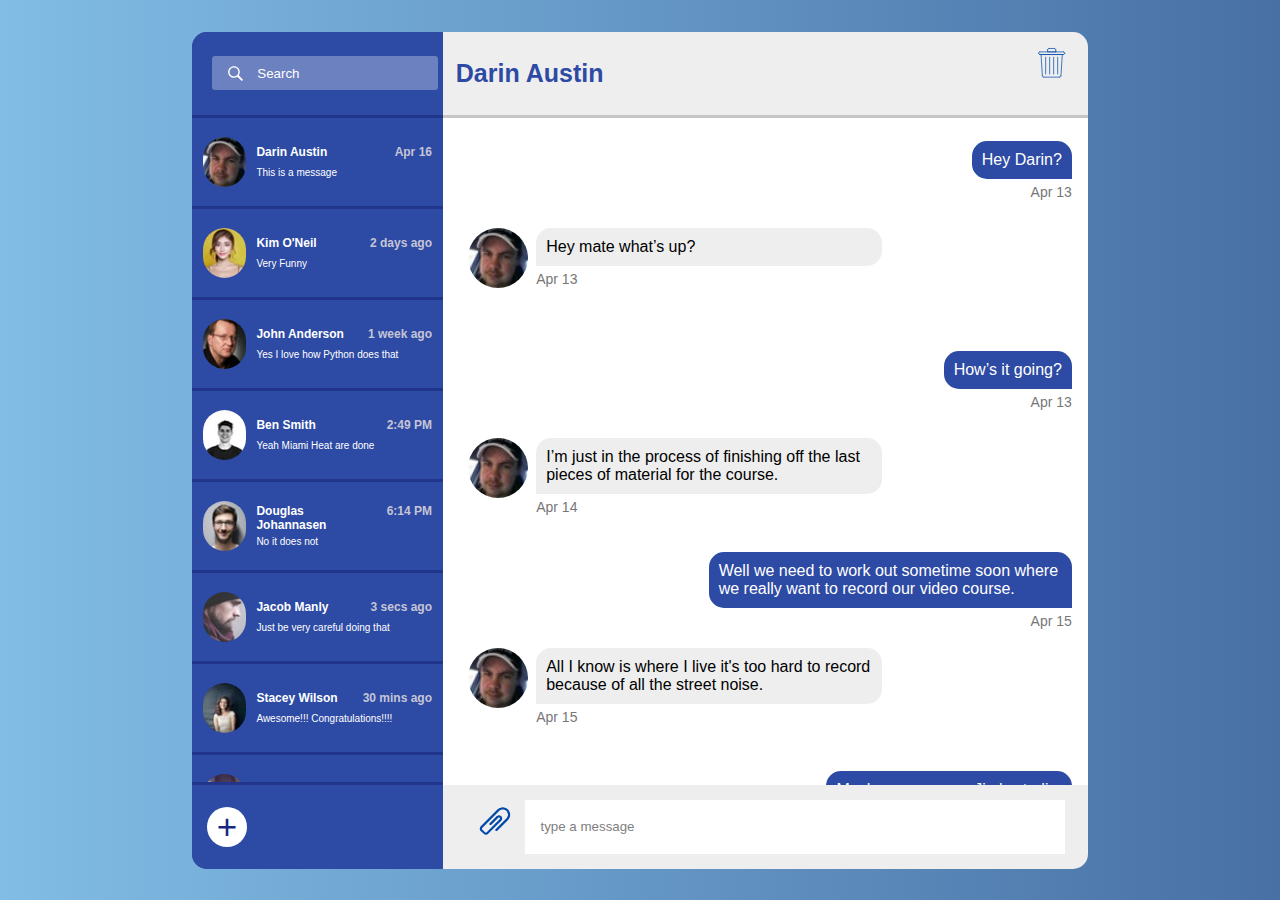
<file: index.html>
<!DOCTYPE html>
<html lang="en">

<head>
    <meta charset="UTF-8">
    <meta http-equiv="X-UA-Compatible" content="IE=edge">
    <meta name="viewport" content="width=device-width, initial-scale=1.0">
    <title>Document</title>
    <link rel="stylesheet" href="style.css">

</head>

<body>
    <div id="container">
        <div class="sides" id="left">
            <div class="top" id="top1">
                <div id="bar">
                    <div id="search">
                        <?xml version="1.0" ?><svg height="22px" version="1.1" viewBox="0 0 32 32" width="32px"
                            xmlns="http://www.w3.org/2000/svg" xmlns:sketch="http://www.bohemiancoding.com/sketch/ns"
                            xmlns:xlink="http://www.w3.org/1999/xlink">
                            <title />
                            <desc />
                            <defs />
                            <g fill="none" fill-rule="evenodd" id="Page-1" stroke="none" stroke-width="1">
                                <g fill="#ffffff" id="icon-111-search">
                                    <path
                                        d="M19.4271164,21.4271164 C18.0372495,22.4174803 16.3366522,23 14.5,23 C9.80557939,23 6,19.1944206 6,14.5 C6,9.80557939 9.80557939,6 14.5,6 C19.1944206,6 23,9.80557939 23,14.5 C23,16.3366522 22.4174803,18.0372495 21.4271164,19.4271164 L27.0119176,25.0119176 C27.5621186,25.5621186 27.5575313,26.4424687 27.0117185,26.9882815 L26.9882815,27.0117185 C26.4438648,27.5561352 25.5576204,27.5576204 25.0119176,27.0119176 L19.4271164,21.4271164 L19.4271164,21.4271164 Z M14.5,21 C18.0898511,21 21,18.0898511 21,14.5 C21,10.9101489 18.0898511,8 14.5,8 C10.9101489,8 8,10.9101489 8,14.5 C8,18.0898511 10.9101489,21 14.5,21 L14.5,21 Z"
                                        id="search" />
                                </g>
                            </g>
                        </svg>
                    </div>
                    <div id="input"><input type="text" placeholder="Search"></div>
                </div>
            </div>
            <div class="middle" id="middle1">
                <div id="item1" class="item">
                    <div class="inner">
                        <div class="pfp" id="pfp1"></div>
                        <div id="stuff">
                            <div class="NandD">
                                <div id="name">Darin Austin</div>
                                <div class="d">
                                    <p>Apr 16</p>
                                </div>
                            </div>

                            <div class="message">This is a message </div>
                        </div>
                    </div>
                </div>
                <div class="item">
                    <div class="inner">
                        <div class="pfp" id="pfp2"></div>
                        <div id="stuff">
                            <div class="NandD">
                                <div id="name">Kim O'Neil</div>
                                <div class="d">
                                    <p>2 days ago</p>
                                </div>
                            </div>
                            <div class="message">Very Funny</div>
                        </div>
                    </div>
                </div>
                <div class="item">
                    <div class="inner">
                        <div class="pfp" id="pfp3"></div>
                        <div id="stuff">
                            <div class="NandD">
                                <div id="name">John Anderson</div>
                                <div class="d">
                                    <p>1 week ago</p>
                                </div>
                            </div>
                            <div class="message">Yes I love how Python does that</div>
                        </div>
                    </div>
                </div>
                <div class="item">
                    <div class="inner">
                        <div class="pfp" id="pfp4"></div>
                        <div id="stuff">
                            <div class="NandD">
                                <div id="name"> Ben Smith</div>
                                <div class="d">
                                    <p>2:49 PM</p>
                                </div>
                            </div>
                            <div class="message">Yeah Miami Heat are done</div>
                        </div>
                    </div>
                </div>
                <div class="item">
                    <div class="inner">
                        <div class="pfp" id="pfp5"></div>
                        <div id="stuff">
                            <div class="NandD">
                                <div id="name"> Douglas Johannasen</div>
                                <div class="d">
                                    <p>6:14 PM</p>
                                </div>
                            </div>
                            <div class="message">No it does not</div>
                        </div>
                    </div>
                </div>
                <div class="item">
                    <div class="inner">
                        <div class="pfp" id="pfp6"></div>
                        <div id="stuff">
                            <div class="NandD">
                                <div id="name"> Jacob Manly</div>
                                <div class="d">
                                    <p>3 secs ago</p>
                                </div>
                            </div>
                            <div class="message">Just be very careful doing that</div>
                        </div>
                    </div>
                </div>
                <div class="item">
                    <div class="inner">
                        <div class="pfp" id="pfp7"></div>
                        <div id="stuff">
                            <div class="NandD">
                                <div id="name"> Stacey Wilson</div>
                                <div class="d">
                                    <p>30 mins ago</p>
                                </div>
                            </div>
                            <div class="message">Awesome!!! Congratulations!!!!</div>
                        </div>
                    </div>
                </div>
                <div class="item">
                    <div class="inner">
                        <div class="pfp" id="pfp8"></div>
                        <div id="stuff">
                            <div class="NandD">
                                <div id="name"> Stan George</div>
                                <div class="d">
                                    <p>1 week ago</p>
                                </div>
                            </div>
                            <div class="message">Good job</div>
                        </div>
                    </div>
                </div>
                <div class="item" id="item9">
                    <div class="inner">
                        <div class="pfp" id="pfp9"></div>
                        <div id="stuff">
                            <div class="NandD">
                                <div id="name"> Sarah Momes</div>
                                <div class="d">
                                    <p>1 year ago</p>
                                </div>
                            </div>
                            <div class="message">Thank you. I appreciate that.</div>
                        </div>
                    </div>
                </div>
            </div>
            <div class="bottom" id="bottom1">
                <div id="add">
                    +
                </div>

            </div>
        </div>
        <div class="sides" id="right">
            <div class="top" id="top2">
                <div id="personName">Darin Austin</div>
                <div id="trash">
                    <svg class="trash-logo" enable-background="new 0 0 500 500" version="1.1"
                        viewBox="-150 -180 900 900" xml:space="preserve" xmlns="http://www.w3.org/2000/svg"
                        xmlns:xlink="http://www.w3.org/1999/xlink">
                        <style>
                            .trash-logo {
                                stroke: #0048AA;
                            }
                        </style>
                        <g>
                            <line fill="none" stroke-linecap="round" stroke-linejoin="round" stroke-miterlimit="2.6131"
                                stroke-width="10" x1="101.642" x2="120.633" y1="134.309" y2="430.972" />
                            <path d="   M120.633,430.972c0,10.5,8.519,19.031,18.992,19.031" fill="none"
                                stroke-linecap="round" stroke-linejoin="round" stroke-miterlimit="2.6131"
                                stroke-width="10" />
                            <line fill="none" stroke-linecap="round" stroke-linejoin="round" stroke-miterlimit="2.6131"
                                stroke-width="10" x1="139.625" x2="360.389" y1="450.003" y2="450.003" />
                            <path d="   M360.389,450.003c10.474,0,18.979-8.531,18.979-19.031" fill="none"
                                stroke-linecap="round" stroke-linejoin="round" stroke-miterlimit="2.6131"
                                stroke-width="10" />
                            <polyline fill="none" points="   379.367,430.972 398.386,134.309 101.642,134.309  "
                                stroke-linecap="round" stroke-linejoin="round" stroke-miterlimit="2.6131"
                                stroke-width="10" />
                            <path d="   M432.779,115.973c0,10.059-8.143,18.215-18.188,18.215" fill="none"
                                stroke-linecap="round" stroke-linejoin="round" stroke-miterlimit="2.6131"
                                stroke-width="10" />
                            <line fill="none" stroke-linecap="round" stroke-linejoin="round" stroke-miterlimit="2.6131"
                                stroke-width="10" x1="414.592" x2="85.409" y1="134.188" y2="134.188" />
                            <path d="   M85.409,134.188c-10.018,0-18.188-8.156-18.188-18.215" fill="none"
                                stroke-linecap="round" stroke-linejoin="round" stroke-miterlimit="2.6131"
                                stroke-width="10" />
                            <path d="   M67.221,115.973c0-10.019,8.17-18.188,18.188-18.188" fill="none"
                                stroke-linecap="round" stroke-linejoin="round" stroke-miterlimit="2.6131"
                                stroke-width="10" />
                            <line fill="none" stroke-linecap="round" stroke-linejoin="round" stroke-miterlimit="2.6131"
                                stroke-width="10" x1="85.409" x2="414.592" y1="97.784" y2="97.784" />
                            <path d="   M414.592,97.784c10.045,0,18.188,8.17,18.188,18.188" fill="none"
                                stroke-linecap="round" stroke-linejoin="round" stroke-miterlimit="2.6131"
                                stroke-width="10" />
                            <line fill="none" stroke-linecap="round" stroke-linejoin="round" stroke-miterlimit="2.6131"
                                stroke-width="10" x1="307.364" x2="307.364" y1="97.49" y2="68.988" />
                            <path d="   M307.364,68.988c0-10.474-8.505-18.991-18.965-18.991" fill="none"
                                stroke-linecap="round" stroke-linejoin="round" stroke-miterlimit="2.6131"
                                stroke-width="10" />
                            <line fill="none" stroke-linecap="round" stroke-linejoin="round" stroke-miterlimit="2.6131"
                                stroke-width="10" x1="288.399" x2="211.628" y1="49.997" y2="49.997" />
                            <path d="   M211.628,49.997c-10.487,0-18.979,8.518-18.979,18.991" fill="none"
                                stroke-linecap="round" stroke-linejoin="round" stroke-miterlimit="2.6131"
                                stroke-width="10" />
                            <polyline fill="none" points="   192.649,68.988 192.649,97.49 307.364,97.49  "
                                stroke-linecap="round" stroke-linejoin="round" stroke-miterlimit="2.6131"
                                stroke-width="10" />
                        </g>
                        <g>
                            <line fill="none" stroke-linecap="round" stroke-linejoin="round" stroke-miterlimit="2.6131"
                                stroke-width="10" x1="166.332" x2="166.332" y1="172.278" y2="406.06" />
                            <line fill="none" stroke-linecap="round" stroke-linejoin="round" stroke-miterlimit="2.6131"
                                stroke-width="10" x1="222.102" x2="222.102" y1="172.278" y2="406.06" />
                            <line fill="none" stroke-linecap="round" stroke-linejoin="round" stroke-miterlimit="2.6131"
                                stroke-width="10" x1="277.926" x2="277.926" y1="172.278" y2="406.06" />
                            <line fill="none" stroke-linecap="round" stroke-linejoin="round" stroke-miterlimit="2.6131"
                                stroke-width="10" x1="333.669" x2="333.669" y1="172.278" y2="406.06" />
                        </g>
                    </svg>
                </div>
            </div>
            <div class="middle" id="middle2">
                <div class="text Me">
                    <div id="mContent">
                        <div id="Mmsg">
                            Hey Darin?
                        </div>
                        <div id="day">Apr 13

                        </div>



                    </div>
                </div>
                <div class="text Darin">
                    <div class="content">
                        <div id="Darin"></div>
                        <div id="rcontent">
                            <div id="Dmsg"> Hey mate what’s up?
                            </div>
                            <div id="day">Apr 13</div>
                        </div>
                    </div>
                </div>
                <div class="text Me">
                    <div id="mContent">
                        <div id="Mmsg">
                            How’s it going?
                        </div>
                        <div id="day">Apr 13

                        </div>



                    </div>
                </div>
                <div class="text Darin">
                    <div class="content">
                        <div id="Darin"></div>
                        <div id="rcontent">
                            <div id="Dmsg">I’m just in the process of finishing off the last pieces of material for the
                                course.
                            </div>
                            <div id="day">Apr 14</div>
                        </div>
                    </div>
                </div>
                <div class="text Me">
                    <div id="mContent">
                        <div id="Mmsg">
                            Well we need to work out sometime soon where we really want to record our video course.
                        </div>
                        <div id="day">Apr 15

                        </div>



                    </div>
                </div>
                <div class="text Darin">
                    <div class="content">
                        <div id="Darin"></div>
                        <div id="rcontent">
                            <div id="Dmsg">All I know is where I live it's too hard to record because of all the street
                                noise.
                            </div>
                            <div id="day">Apr 15</div>
                        </div>
                    </div>
                </div>
                <div class="text Me ">
                    <div id="mContent">
                        <div id="Mmsg">
                            Maybe we can use Jim's studio.
                        </div>
                        <div id="day">Apr 15

                        </div>



                    </div>
                </div>
                <div class="text Darin">
                    <div class="content">
                        <div id="Darin"></div>
                        <div id="rcontent">
                            <div id="Dmsg">Yeah I think it's best we do that. Otherwise things won't work well at all.
                                I'm adding more text here to test the sizing of the speech bubble and the wrapping of it
                                too.</div>
                            <div id="day">Apr 16</div>
                        </div>
                    </div>
                </div>
                <div class="text Me">
                    <div id="mContent">
                        <div id="Mmsg">
                            Ok then
                        </div>
                        <div id="day">Apr 16

                        </div>



                    </div>
                </div>
            </div>
            <div class="bottom" id="bottom2">
                <div id="bottomOpt">
                    <div id="attach"><svg version="1.1" class="attachment-logo" xmlns="http://www.w3.org/2000/svg"
                            xmlns:xlink="http://www.w3.org/1999/xlink" x="0px" y="0px"
                            viewBox="-250 -100 1012.001 1012.001" style="enable-background:new 0 0 512.001 512.001;"
                            xml:space="preserve">
                            <style>
                                .attachment-logo {
                                    fill: #0048AA;
                                }
                            </style>
                            <path
                                d="M475.753,61.289c-48.329-48.329-126.967-48.329-175.296,0L15.535,346.212
                           c-20.713,20.713-20.713,54.413,0,75.127l50.085,50.085c20.713,20.713,54.413,20.713,75.127,0l221.305-221.305
                           c20.713-20.713,20.713-54.413,0-75.127s-54.413-20.713-75.127,0L168.981,292.935c-6.915,6.915-6.915,18.127,0,25.042
                           c6.915,6.915,18.127,6.915,25.042,0l117.943-117.943c6.903-6.903,18.137-6.906,25.042,0c6.906,6.906,6.903,18.14,0,25.042
                           L115.705,446.38c-6.903,6.903-18.137,6.906-25.042,0l-50.085-50.085c-6.906-6.906-6.903-18.14,0-25.042L325.499,86.332
                           c34.519-34.519,90.689-34.522,125.211,0s34.519,90.693,0,125.211l-181.56,181.56c-6.915,6.915-6.915,18.127,0,25.042
                           c6.915,6.915,18.127,6.915,25.042,0l181.56-181.56C524.083,188.256,524.083,109.62,475.753,61.289z" />
                            <g>
                                <path d="M299.446,187.512L181.503,305.456c-4.623,4.623-6.081,11.149-4.523,17.045
                               c-2.924-0.772-5.705-2.231-7.997-4.523c-6.915-6.915-6.915-18.127,0-25.042l117.943-117.943c20.713-20.713,54.413-20.713,75.127,0
                               c2.137,2.137,3.999,4.44,5.695,6.826C347.015,167.074,318.022,168.936,299.446,187.512z" />
                                <path d="M456.654,92.911c2.265,1.855,4.465,3.83,6.578,5.943c34.522,34.522,34.519,90.693,0,125.211
                               l-181.56,181.56c-4.623,4.623-6.081,11.149-4.523,17.045c-2.924-0.772-5.705-2.231-7.997-4.523c-6.915-6.915-6.915-18.127,0-25.042
                               l181.56-181.56C483.117,179.138,485.094,127.655,456.654,92.911z" />
                                <path d="M115.705,446.38l221.305-221.305c4.613-4.613,6.07-11.142,4.519-17.04
                               c2.927,0.77,5.712,2.228,8.003,4.519c6.906,6.906,6.903,18.14,0,25.042L128.226,458.902c-6.903,6.903-18.137,6.906-25.042,0
                               L90.663,446.38C97.568,453.286,108.802,453.283,115.705,446.38z" />
                                <path d="M312.978,73.811L28.057,358.732c-20.713,20.713-20.713,54.413,0,75.127l-12.521-12.521
                               c-20.713-20.713-20.713-54.413,0-75.127L300.457,61.289c48.329-48.329,126.967-48.329,175.296,0
                               c2.113,2.113,4.015,4.354,5.943,6.577C433.056,25.693,359.195,27.594,312.978,73.811z" />
                            </g>
                        </svg></div>
                    <input id="chat" type="text" placeholder="type a message">
                </div>
            </div>

        </div>

    </div>

</body>

</html>
</file>
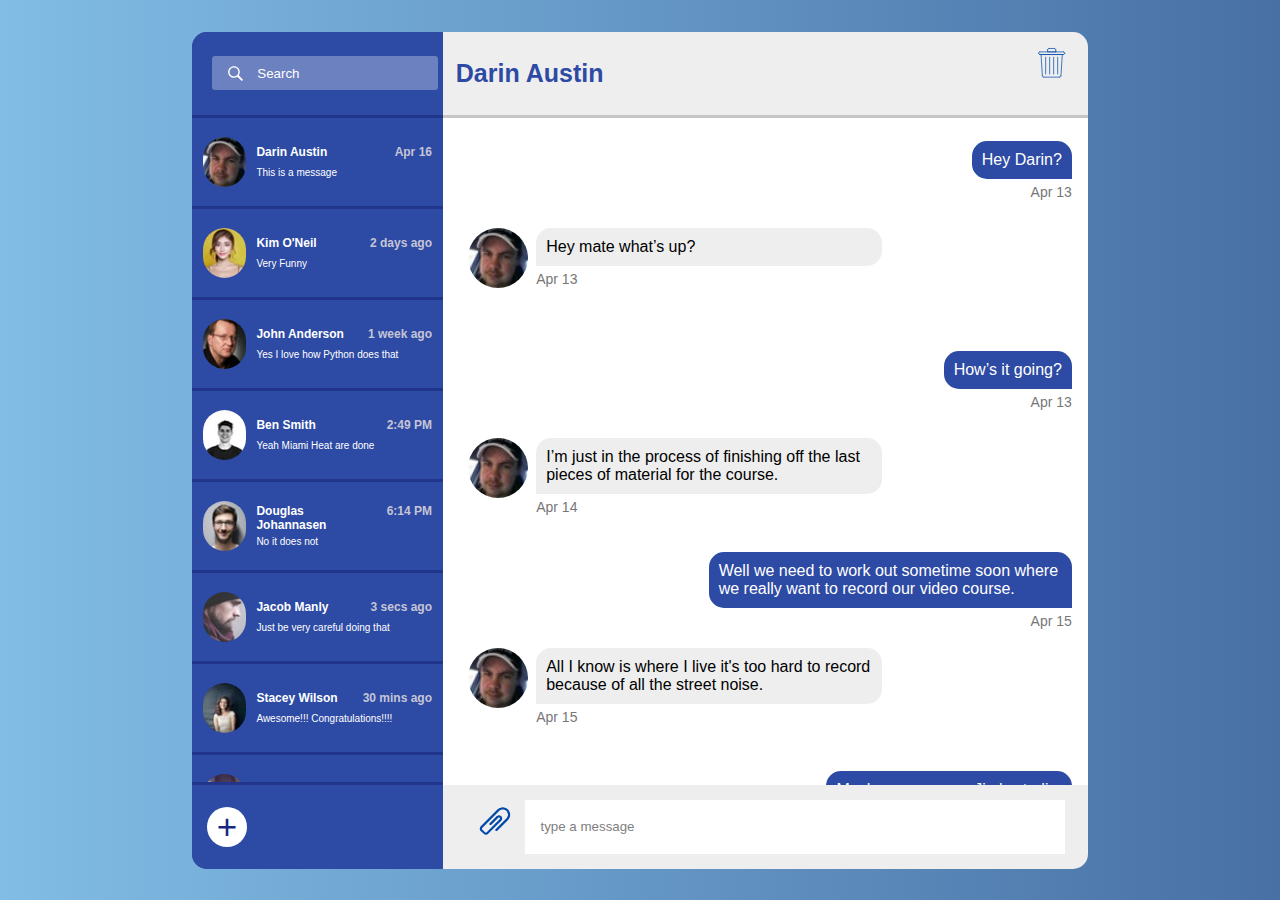
<file: chat.html>
<!DOCTYPE html>
<html lang="en">

<head>
    <meta charset="UTF-8">
    <meta http-equiv="X-UA-Compatible" content="IE=edge">
    <meta name="viewport" content="width=device-width, initial-scale=1.0">
    <title>Document</title>
    <link rel="stylesheet" href="style.css">

</head>

<body>
    <div id="container">
        <div class="sides" id="left">
            <div class="top" id="top1">
                <div id="bar">
                    <div id="search">
                        <?xml version="1.0" ?><svg height="22px" version="1.1" viewBox="0 0 32 32" width="32px"
                            xmlns="http://www.w3.org/2000/svg" xmlns:sketch="http://www.bohemiancoding.com/sketch/ns"
                            xmlns:xlink="http://www.w3.org/1999/xlink">
                            <title />
                            <desc />
                            <defs />
                            <g fill="none" fill-rule="evenodd" id="Page-1" stroke="none" stroke-width="1">
                                <g fill="#ffffff" id="icon-111-search">
                                    <path
                                        d="M19.4271164,21.4271164 C18.0372495,22.4174803 16.3366522,23 14.5,23 C9.80557939,23 6,19.1944206 6,14.5 C6,9.80557939 9.80557939,6 14.5,6 C19.1944206,6 23,9.80557939 23,14.5 C23,16.3366522 22.4174803,18.0372495 21.4271164,19.4271164 L27.0119176,25.0119176 C27.5621186,25.5621186 27.5575313,26.4424687 27.0117185,26.9882815 L26.9882815,27.0117185 C26.4438648,27.5561352 25.5576204,27.5576204 25.0119176,27.0119176 L19.4271164,21.4271164 L19.4271164,21.4271164 Z M14.5,21 C18.0898511,21 21,18.0898511 21,14.5 C21,10.9101489 18.0898511,8 14.5,8 C10.9101489,8 8,10.9101489 8,14.5 C8,18.0898511 10.9101489,21 14.5,21 L14.5,21 Z"
                                        id="search" />
                                </g>
                            </g>
                        </svg>
                    </div>
                    <div id="input"><input type="text" placeholder="Search"></div>
                </div>
            </div>
            <div class="middle" id="middle1">
                <div id="item1" class="item">
                    <div class="inner">
                        <div class="pfp" id="pfp1"></div>
                        <div id="stuff">
                            <div class="NandD">
                                <div id="name">Darin Austin</div>
                                <div class="d">
                                    <p>Apr 16</p>
                                </div>
                            </div>

                            <div class="message">This is a message </div>
                        </div>
                    </div>
                </div>
                <div class="item">
                    <div class="inner">
                        <div class="pfp" id="pfp2"></div>
                        <div id="stuff">
                            <div class="NandD">
                                <div id="name">Kim O'Neil</div>
                                <div class="d">
                                    <p>2 days ago</p>
                                </div>
                            </div>
                            <div class="message">Very Funny</div>
                        </div>
                    </div>
                </div>
                <div class="item">
                    <div class="inner">
                        <div class="pfp" id="pfp3"></div>
                        <div id="stuff">
                            <div class="NandD">
                                <div id="name">John Anderson</div>
                                <div class="d">
                                    <p>1 week ago</p>
                                </div>
                            </div>
                            <div class="message">Yes I love how Python does that</div>
                        </div>
                    </div>
                </div>
                <div class="item">
                    <div class="inner">
                        <div class="pfp" id="pfp4"></div>
                        <div id="stuff">
                            <div class="NandD">
                                <div id="name"> Ben Smith</div>
                                <div class="d">
                                    <p>2:49 PM</p>
                                </div>
                            </div>
                            <div class="message">Yeah Miami Heat are done</div>
                        </div>
                    </div>
                </div>
                <div class="item">
                    <div class="inner">
                        <div class="pfp" id="pfp5"></div>
                        <div id="stuff">
                            <div class="NandD">
                                <div id="name"> Douglas Johannasen</div>
                                <div class="d">
                                    <p>6:14 PM</p>
                                </div>
                            </div>
                            <div class="message">No it does not</div>
                        </div>
                    </div>
                </div>
                <div class="item">
                    <div class="inner">
                        <div class="pfp" id="pfp6"></div>
                        <div id="stuff">
                            <div class="NandD">
                                <div id="name"> Jacob Manly</div>
                                <div class="d">
                                    <p>3 secs ago</p>
                                </div>
                            </div>
                            <div class="message">Just be very careful doing that</div>
                        </div>
                    </div>
                </div>
                <div class="item">
                    <div class="inner">
                        <div class="pfp" id="pfp7"></div>
                        <div id="stuff">
                            <div class="NandD">
                                <div id="name"> Stacey Wilson</div>
                                <div class="d">
                                    <p>30 mins ago</p>
                                </div>
                            </div>
                            <div class="message">Awesome!!! Congratulations!!!!</div>
                        </div>
                    </div>
                </div>
                <div class="item">
                    <div class="inner">
                        <div class="pfp" id="pfp8"></div>
                        <div id="stuff">
                            <div class="NandD">
                                <div id="name"> Stan George</div>
                                <div class="d">
                                    <p>1 week ago</p>
                                </div>
                            </div>
                            <div class="message">Good job</div>
                        </div>
                    </div>
                </div>
                <div class="item" id="item9">
                    <div class="inner">
                        <div class="pfp" id="pfp9"></div>
                        <div id="stuff">
                            <div class="NandD">
                                <div id="name"> Sarah Momes</div>
                                <div class="d">
                                    <p>1 year ago</p>
                                </div>
                            </div>
                            <div class="message">Thank you. I appreciate that.</div>
                        </div>
                    </div>
                </div>
            </div>
            <div class="bottom" id="bottom1">
                <div id="add">
                    +
                </div>

            </div>
        </div>
        <div class="sides" id="right">
            <div class="top" id="top2">
                <div id="personName">Darin Austin</div>
                <div id="trash">
                    <svg class="trash-logo" enable-background="new 0 0 500 500" version="1.1"
                        viewBox="-150 -180 900 900" xml:space="preserve" xmlns="http://www.w3.org/2000/svg"
                        xmlns:xlink="http://www.w3.org/1999/xlink">
                        <style>
                            .trash-logo {
                                stroke: #0048AA;
                            }
                        </style>
                        <g>
                            <line fill="none" stroke-linecap="round" stroke-linejoin="round" stroke-miterlimit="2.6131"
                                stroke-width="10" x1="101.642" x2="120.633" y1="134.309" y2="430.972" />
                            <path d="   M120.633,430.972c0,10.5,8.519,19.031,18.992,19.031" fill="none"
                                stroke-linecap="round" stroke-linejoin="round" stroke-miterlimit="2.6131"
                                stroke-width="10" />
                            <line fill="none" stroke-linecap="round" stroke-linejoin="round" stroke-miterlimit="2.6131"
                                stroke-width="10" x1="139.625" x2="360.389" y1="450.003" y2="450.003" />
                            <path d="   M360.389,450.003c10.474,0,18.979-8.531,18.979-19.031" fill="none"
                                stroke-linecap="round" stroke-linejoin="round" stroke-miterlimit="2.6131"
                                stroke-width="10" />
                            <polyline fill="none" points="   379.367,430.972 398.386,134.309 101.642,134.309  "
                                stroke-linecap="round" stroke-linejoin="round" stroke-miterlimit="2.6131"
                                stroke-width="10" />
                            <path d="   M432.779,115.973c0,10.059-8.143,18.215-18.188,18.215" fill="none"
                                stroke-linecap="round" stroke-linejoin="round" stroke-miterlimit="2.6131"
                                stroke-width="10" />
                            <line fill="none" stroke-linecap="round" stroke-linejoin="round" stroke-miterlimit="2.6131"
                                stroke-width="10" x1="414.592" x2="85.409" y1="134.188" y2="134.188" />
                            <path d="   M85.409,134.188c-10.018,0-18.188-8.156-18.188-18.215" fill="none"
                                stroke-linecap="round" stroke-linejoin="round" stroke-miterlimit="2.6131"
                                stroke-width="10" />
                            <path d="   M67.221,115.973c0-10.019,8.17-18.188,18.188-18.188" fill="none"
                                stroke-linecap="round" stroke-linejoin="round" stroke-miterlimit="2.6131"
                                stroke-width="10" />
                            <line fill="none" stroke-linecap="round" stroke-linejoin="round" stroke-miterlimit="2.6131"
                                stroke-width="10" x1="85.409" x2="414.592" y1="97.784" y2="97.784" />
                            <path d="   M414.592,97.784c10.045,0,18.188,8.17,18.188,18.188" fill="none"
                                stroke-linecap="round" stroke-linejoin="round" stroke-miterlimit="2.6131"
                                stroke-width="10" />
                            <line fill="none" stroke-linecap="round" stroke-linejoin="round" stroke-miterlimit="2.6131"
                                stroke-width="10" x1="307.364" x2="307.364" y1="97.49" y2="68.988" />
                            <path d="   M307.364,68.988c0-10.474-8.505-18.991-18.965-18.991" fill="none"
                                stroke-linecap="round" stroke-linejoin="round" stroke-miterlimit="2.6131"
                                stroke-width="10" />
                            <line fill="none" stroke-linecap="round" stroke-linejoin="round" stroke-miterlimit="2.6131"
                                stroke-width="10" x1="288.399" x2="211.628" y1="49.997" y2="49.997" />
                            <path d="   M211.628,49.997c-10.487,0-18.979,8.518-18.979,18.991" fill="none"
                                stroke-linecap="round" stroke-linejoin="round" stroke-miterlimit="2.6131"
                                stroke-width="10" />
                            <polyline fill="none" points="   192.649,68.988 192.649,97.49 307.364,97.49  "
                                stroke-linecap="round" stroke-linejoin="round" stroke-miterlimit="2.6131"
                                stroke-width="10" />
                        </g>
                        <g>
                            <line fill="none" stroke-linecap="round" stroke-linejoin="round" stroke-miterlimit="2.6131"
                                stroke-width="10" x1="166.332" x2="166.332" y1="172.278" y2="406.06" />
                            <line fill="none" stroke-linecap="round" stroke-linejoin="round" stroke-miterlimit="2.6131"
                                stroke-width="10" x1="222.102" x2="222.102" y1="172.278" y2="406.06" />
                            <line fill="none" stroke-linecap="round" stroke-linejoin="round" stroke-miterlimit="2.6131"
                                stroke-width="10" x1="277.926" x2="277.926" y1="172.278" y2="406.06" />
                            <line fill="none" stroke-linecap="round" stroke-linejoin="round" stroke-miterlimit="2.6131"
                                stroke-width="10" x1="333.669" x2="333.669" y1="172.278" y2="406.06" />
                        </g>
                    </svg>
                </div>
            </div>
            <div class="middle" id="middle2">
                <div class="text Me">
                    <div id="mContent">
                        <div id="Mmsg">
                            Hey Darin?
                        </div>
                        <div id="day">Apr 13

                        </div>



                    </div>
                </div>
                <div class="text Darin">
                    <div class="content">
                        <div id="Darin"></div>
                        <div id="rcontent">
                            <div id="Dmsg"> Hey mate what’s up?
                            </div>
                            <div id="day">Apr 13</div>
                        </div>
                    </div>
                </div>
                <div class="text Me">
                    <div id="mContent">
                        <div id="Mmsg">
                            How’s it going?
                        </div>
                        <div id="day">Apr 13

                        </div>



                    </div>
                </div>
                <div class="text Darin">
                    <div class="content">
                        <div id="Darin"></div>
                        <div id="rcontent">
                            <div id="Dmsg">I’m just in the process of finishing off the last pieces of material for the
                                course.
                            </div>
                            <div id="day">Apr 14</div>
                        </div>
                    </div>
                </div>
                <div class="text Me">
                    <div id="mContent">
                        <div id="Mmsg">
                            Well we need to work out sometime soon where we really want to record our video course.
                        </div>
                        <div id="day">Apr 15

                        </div>



                    </div>
                </div>
                <div class="text Darin">
                    <div class="content">
                        <div id="Darin"></div>
                        <div id="rcontent">
                            <div id="Dmsg">All I know is where I live it's too hard to record because of all the street
                                noise.
                            </div>
                            <div id="day">Apr 15</div>
                        </div>
                    </div>
                </div>
                <div class="text Me ">
                    <div id="mContent">
                        <div id="Mmsg">
                            Maybe we can use Jim's studio.
                        </div>
                        <div id="day">Apr 15

                        </div>



                    </div>
                </div>
                <div class="text Darin">
                    <div class="content">
                        <div id="Darin"></div>
                        <div id="rcontent">
                            <div id="Dmsg">Yeah I think it's best we do that. Otherwise things won't work well at all.
                                I'm adding more text here to test the sizing of the speech bubble and the wrapping of it
                                too.</div>
                            <div id="day">Apr 16</div>
                        </div>
                    </div>
                </div>
                <div class="text Me">
                    <div id="mContent">
                        <div id="Mmsg">
                            Ok then
                        </div>
                        <div id="day">Apr 16

                        </div>



                    </div>
                </div>
            </div>
            <div class="bottom" id="bottom2">
                <div id="bottomOpt">
                    <div id="attach"><svg version="1.1" class="attachment-logo" xmlns="http://www.w3.org/2000/svg"
                            xmlns:xlink="http://www.w3.org/1999/xlink" x="0px" y="0px"
                            viewBox="-250 -100 1012.001 1012.001" style="enable-background:new 0 0 512.001 512.001;"
                            xml:space="preserve">
                            <style>
                                .attachment-logo {
                                    fill: #0048AA;
                                }
                            </style>
                            <path
                                d="M475.753,61.289c-48.329-48.329-126.967-48.329-175.296,0L15.535,346.212
                           c-20.713,20.713-20.713,54.413,0,75.127l50.085,50.085c20.713,20.713,54.413,20.713,75.127,0l221.305-221.305
                           c20.713-20.713,20.713-54.413,0-75.127s-54.413-20.713-75.127,0L168.981,292.935c-6.915,6.915-6.915,18.127,0,25.042
                           c6.915,6.915,18.127,6.915,25.042,0l117.943-117.943c6.903-6.903,18.137-6.906,25.042,0c6.906,6.906,6.903,18.14,0,25.042
                           L115.705,446.38c-6.903,6.903-18.137,6.906-25.042,0l-50.085-50.085c-6.906-6.906-6.903-18.14,0-25.042L325.499,86.332
                           c34.519-34.519,90.689-34.522,125.211,0s34.519,90.693,0,125.211l-181.56,181.56c-6.915,6.915-6.915,18.127,0,25.042
                           c6.915,6.915,18.127,6.915,25.042,0l181.56-181.56C524.083,188.256,524.083,109.62,475.753,61.289z" />
                            <g>
                                <path d="M299.446,187.512L181.503,305.456c-4.623,4.623-6.081,11.149-4.523,17.045
                               c-2.924-0.772-5.705-2.231-7.997-4.523c-6.915-6.915-6.915-18.127,0-25.042l117.943-117.943c20.713-20.713,54.413-20.713,75.127,0
                               c2.137,2.137,3.999,4.44,5.695,6.826C347.015,167.074,318.022,168.936,299.446,187.512z" />
                                <path d="M456.654,92.911c2.265,1.855,4.465,3.83,6.578,5.943c34.522,34.522,34.519,90.693,0,125.211
                               l-181.56,181.56c-4.623,4.623-6.081,11.149-4.523,17.045c-2.924-0.772-5.705-2.231-7.997-4.523c-6.915-6.915-6.915-18.127,0-25.042
                               l181.56-181.56C483.117,179.138,485.094,127.655,456.654,92.911z" />
                                <path d="M115.705,446.38l221.305-221.305c4.613-4.613,6.07-11.142,4.519-17.04
                               c2.927,0.77,5.712,2.228,8.003,4.519c6.906,6.906,6.903,18.14,0,25.042L128.226,458.902c-6.903,6.903-18.137,6.906-25.042,0
                               L90.663,446.38C97.568,453.286,108.802,453.283,115.705,446.38z" />
                                <path d="M312.978,73.811L28.057,358.732c-20.713,20.713-20.713,54.413,0,75.127l-12.521-12.521
                               c-20.713-20.713-20.713-54.413,0-75.127L300.457,61.289c48.329-48.329,126.967-48.329,175.296,0
                               c2.113,2.113,4.015,4.354,5.943,6.577C433.056,25.693,359.195,27.594,312.978,73.811z" />
                            </g>
                        </svg></div>
                    <input id="chat" type="text" placeholder="type a message">
                </div>
            </div>

        </div>

    </div>

</body>

</html>
</file>
<file: style.css>
* {
    padding: 0;
    margin: 0;
}

body {
    display: flex;
    align-items: center;
    justify-content: center;
    background-image: linear-gradient(to right, #81BDE5, #4870A5);
    height: 100vh;
    width: 100vw;
    font-family: Arial, Helvetica, sans-serif;
}

#container {
    width: 70vw;
    height: 93vh;
    background-color: white;
    border-radius: 20px;
    display: flex;

}

#left {
    width: 28%;
    height: 100%;
    background-color: #2D4AA4;
    border-radius: 15px 0px 0px 15px;
    display: flex;
    flex-direction: column;

}

#right {
    width: 72%;
    height: 100%;
    display: flex;
    flex-direction: column;
}

#top1 {
    height: 10%;
    width: 100%;
    background-color: #2D4AA4;
    border-radius: 15px 0 0 0;
    border-bottom: 3px solid #21358A;
    display: flex;
    align-items: center;
    justify-content: flex-end;


}
#bar{
    width: 90%;
    height: 40%;
    background-color: #6C81BF;
    margin-right: 5px;
    border-radius: 3px;
    display: flex;
}
#search{
    width: 20%;
    height: 100%;
    display: flex;
    align-items: center;
    justify-content: center;
}
#input{
    width: 80%;
    height: 100%;
    display: flex;
    align-items: center;
    color: white;
    font-weight: bold;
    font-size: 12px;
    
}
input{
    background-color: transparent;
    border: none;
}
input::placeholder{
    color: white;
}



#bottom1 {
    height: 10%;
    width: 100%;
    background-color: #2D4AA4;
    border-radius: 0 0 0 15px;
    border-top: 3px solid #21358A;
    display: flex;
    align-items: center;

}
#add{
    height: 40px;
    width: 40px;
    background-color: white;
    border-radius: 150px;
    display: flex;
    justify-content: center;
    align-items: center;
    color: #182983;
    margin-left: 15px;
    font-size: 35px;

}

#middle1 {
    height: 80%;
    overflow-y: auto;
}

#middle1::-webkit-scrollbar, #middle2::-webkit-scrollbar {
    display: none;
}

.item {
    height: 88px;
    width: 100%;
    border-top: 3px solid #21358A;
    display: flex;
    align-items: center;
}
.item:hover{
    background-color: #253e8a;
;
}
#item1{
    border-top: none;
}

#top2 {
    height: 10%;
    width: 100%;
    background-color: #EEEEEE;
    border-radius: 0 15px 0 0;
    border-bottom: 3px solid #C6C6C6;
    display: flex;
    

}
#personName{
    margin-left: 2%;
    width: 88%;
    height: 100%;
    display: flex;
    align-items: center;
    color: #2D4AA4;
    font-size: 25px;
    font-weight: bold;
}
#trash{
    width: 10%;
    height: 100%;
}

#middle2 {

    height: 80%;
    overflow-y: auto;

}
.text{
    margin: auto;
    width: 95%;
    height: 105px;
    display: flex;
    align-items: center;

}
.content{
    width: 70%;
    height: 90%;
    display: flex;
    justify-content: space-evenly;
}
#mContent{
    width: 70%;
    height: 90%;
    display: flex;
    align-items: flex-end;
    justify-content: center;
    flex-direction: column;
    color: white;
}
#Darin{
    width: 60px;
    height: 60px;
    border-radius: 150px;
    background-image: url(Images/daryl.png);
    background-position: center;
    background-size: cover;

}
#rcontent{
    width: 80%;
    height: 100%;
    display: flex;
    flex-direction: column;
}
#Dmsg{
    width: 95%;
    height: auto;
    background-color: #EEEEEE;
    padding: 10px;
    border-radius: 15px 15px 15px 0;
}
#Mmsg{
    width: auto;
    max-width: 80%;
    height: auto;
    background-color: #2D4AA4;
    padding: 10px ;border-radius: 15px 15px 0 15px;
}
#day{
    height: auto;
    margin-top: 5px;
    color: #777777;
    font-size: 14px;
}


.Me{
    justify-content: flex-end;
}

#bottom2 {
    height: 10%;
    width: 100%;
    background-color: #EEEEEE;
    border-radius: 0 0 15px 0;
    display: flex;
    justify-content: center;
    align-items: center;
}
#bottomOpt{
    width: 93%;
    height: 65%;
    display: flex;

}
#attach{
    width: 10%;
    height: 100%;
}
#chat{
    width: 90%;
    height: 100%;
    background-color: white;
}
#chat::placeholder{
    color: gray;
    padding: 15px;
}

.inner {
    width: 100%;
    height: 70%;
    display: flex;
    align-items: center;
    justify-content: space-evenly;

}

.pfp {
    width: 17%;
    height: 50px;
    border-radius: 150px;
    background-position: center;
    background-size: cover;


}
#stuff{
    width: 70%;
    height: 50px;
    color: white;
    display: flex;
    flex-direction: column;
    
    justify-content: space-evenly;
}
.message{
    font-size: 10px;
    color: white;
}
.NandD{
    display: flex;
    font-size: 12px;
    font-weight: bold;

}

#pfp1 {
    background-image: url(Images/daryl.png);
}

#pfp2 {
    background-image: url(Images/kim.jpeg);
}

#pfp3 {
    background-image: url(Images/john.jpeg);
}

#pfp4 {
    background-image: url(Images/ben.png);
}

#pfp5 {
    background-image: url(Images/douglas.png);
}

#pfp6 {
    background-image: url(Images/jacob.png);
}

#pfp7 {
    background-image: url(Images/stacey.jpeg);
}

#pfp8 {
    background-image: url(Images/stan.jpeg);
}

#pfp9 {
    background-image: url(Images/sarah.jpeg);
}


.d {
    width: 50%;
    display: flex;
    justify-content: end;
    font-size: 12px;
    color: #C5C5D6;
  


}
#name{
    width: 50%;
}
</file>
